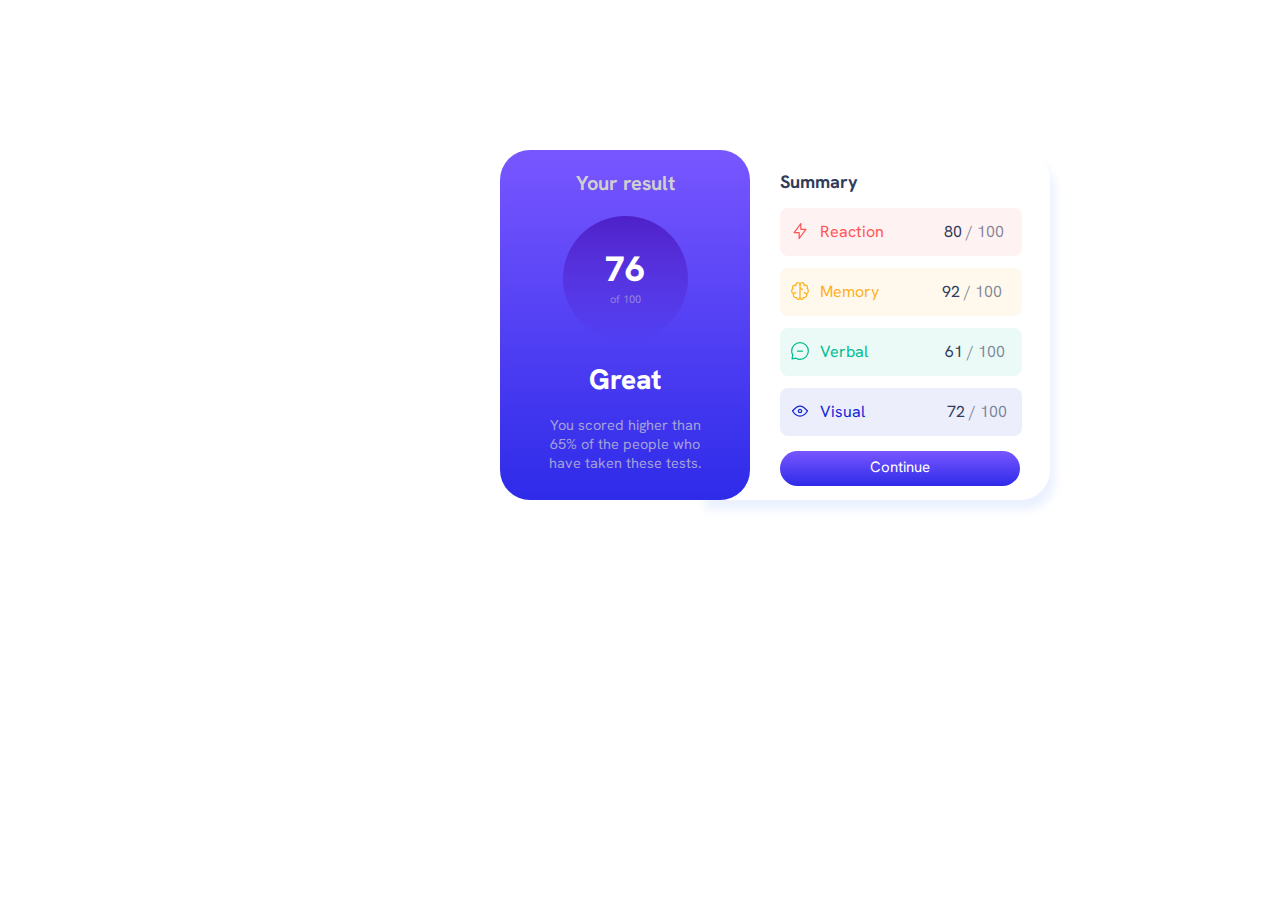
<file: index.html>
<!-- Results Summary Component challenge by: Front End Mentor -->
<!-- Noah Gauci -->
<!-- Started 23/10/2023 -->



<!DOCTYPE html>

<html lang="en">
  <head>   
    <meta charset="UTF-8">
    <meta name="viewport" content="wdith=device-width, initial-scale=1.0">
  
    <title>Results Summary Component</title>
    <link rel="stylesheet" href="resultsSummaryComponent.css">
  </head>

  <style>
    @import url('https://fonts.googleapis.com/css2?family=Hanken+Grotesk&display=swap');
  </style>

  <body>
    

    <div class="result-box">

      <h1>Your result</h1>

      <div class="result-circle">
        <h2>76</h2>
        <p>of 100</p>
      </div>

      <div class="result-text">   
        <p>Great</p>
        <p>You scored higher than 65% of the people who have taken these tests.</p>
      </div>

    </div>


    <div class="summary-box">
      <h3>Summary</h3>

      <div class="reaction">
        <div class="reaction-image"><svg xmlns="http://www.w3.org/2000/svg" width="20" height="20" fill="none" viewBox="0 0 20 20"><path stroke="#F55" stroke-linecap="round" stroke-linejoin="round" stroke-width="1.25" d="M10.833 8.333V2.5l-6.666 9.167h5V17.5l6.666-9.167h-5Z"/></svg></div>
        <p>Reaction</p>
        <p>80 <span>/ 100</span></p>
      </div>

      <div class="memory">
        <div class="memory-image"><svg xmlns="http://www.w3.org/2000/svg" width="20" height="20" fill="none" viewBox="0 0 20 20"><path stroke="#FFB21E" stroke-linecap="round" stroke-linejoin="round" stroke-width="1.25" d="M5.833 11.667a2.5 2.5 0 1 0 .834 4.858"/><path stroke="#FFB21E" stroke-linecap="round" stroke-linejoin="round" stroke-width="1.25" d="M3.553 13.004a3.333 3.333 0 0 1-.728-5.53m.025-.067a2.083 2.083 0 0 1 2.983-2.824m.199.054A2.083 2.083 0 1 1 10 3.75v12.917a1.667 1.667 0 0 1-3.333 0M10 5.833a2.5 2.5 0 0 0 2.5 2.5m1.667 3.334a2.5 2.5 0 1 1-.834 4.858"/><path stroke="#FFB21E" stroke-linecap="round" stroke-linejoin="round" stroke-width="1.25" d="M16.447 13.004a3.334 3.334 0 0 0 .728-5.53m-.025-.067a2.083 2.083 0 0 0-2.983-2.824M10 3.75a2.085 2.085 0 0 1 2.538-2.033 2.084 2.084 0 0 1 1.43 2.92m-.635 12.03a1.667 1.667 0 0 1-3.333 0"/></svg></div>
        <p>Memory</p>
        <p>92 <span>/ 100</span></p>
      </div>

      <div class="verbal">
        <div class="verbal-image"><svg xmlns="http://www.w3.org/2000/svg" width="20" height="20" fill="none" viewBox="0 0 20 20"><path stroke="#00BB8F" stroke-linecap="round" stroke-linejoin="round" stroke-width="1.25" d="M7.5 10h5M10 18.333A8.333 8.333 0 1 0 1.667 10c0 1.518.406 2.942 1.115 4.167l-.699 3.75 3.75-.699A8.295 8.295 0 0 0 10 18.333Z"/></svg></div>
        <p>Verbal</p>
        <p>61 <span>/ 100</span></p>
      </div>

      <div class="visual">
        <div class="visual-image"><svg xmlns="http://www.w3.org/2000/svg" width="20" height="20" fill="none" viewBox="0 0 20 20"><path stroke="#1125D6" stroke-linecap="round" stroke-linejoin="round" stroke-width="1.25" d="M10 11.667a1.667 1.667 0 1 0 0-3.334 1.667 1.667 0 0 0 0 3.334Z"/><path stroke="#1125D6" stroke-linecap="round" stroke-linejoin="round" stroke-width="1.25" d="M17.5 10c-1.574 2.492-4.402 5-7.5 5s-5.926-2.508-7.5-5C4.416 7.632 6.66 5 10 5s5.584 2.632 7.5 5Z"/></svg></div>
        <p>Visual</p>
        <p>72 <span>/ 100</span></p>
      </div>



      <div class="continue">
        <p>Continue</p>

      </div>


    </div>
      






  </body>

    



</html>

<!-- Code finished on 25/10/2023-->

<!-- Pages link can be found on README.md-->
</file>
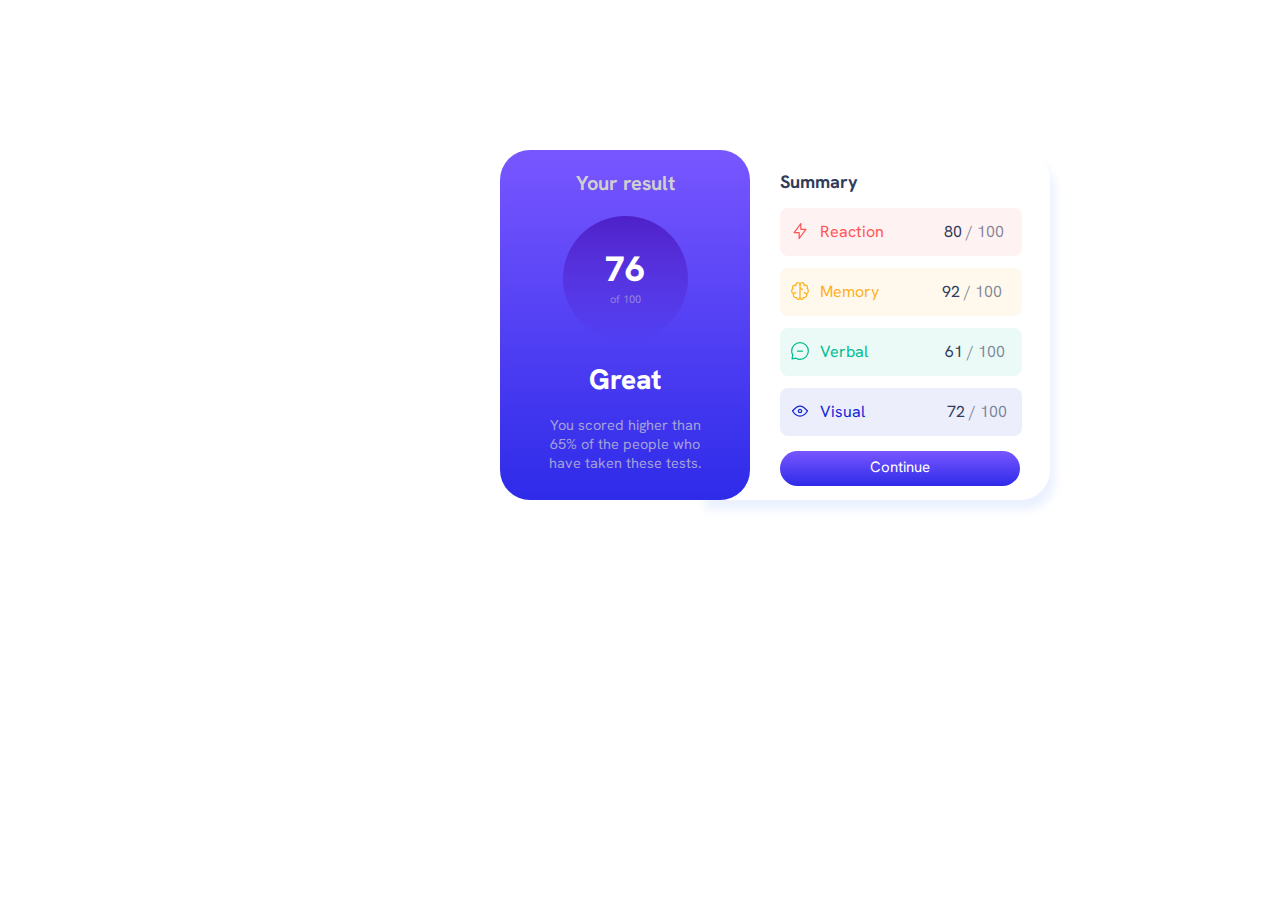
<file: resultsSummaryComponent.html>
<!-- Results Summary Component challenge by: Front End Mentor -->
<!-- Noah Gauci -->
<!-- Started 23/10/2023 -->



<!DOCTYPE html>

<html lang="en">
  <head>   
    <meta charset="UTF-8">
    <meta name="viewport" content="wdith=device-width, initial-scale=1.0">
  
    <title>Results Summary Component</title>
    <link rel="stylesheet" href="resultsSummaryComponent.css">
  </head>

  <style>
    @import url('https://fonts.googleapis.com/css2?family=Hanken+Grotesk&display=swap');
  </style>

  <body>
    

    <div class="result-box">

      <h1>Your result</h1>

      <div class="result-circle">
        <h2>76</h2>
        <p>of 100</p>
      </div>

      <div class="result-text">   
        <p>Great</p>
        <p>You scored higher than 65% of the people who have taken these tests.</p>
      </div>

    </div>


    <div class="summary-box">
      <h3>Summary</h3>

      <div class="reaction">
        <div class="reaction-image"><svg xmlns="http://www.w3.org/2000/svg" width="20" height="20" fill="none" viewBox="0 0 20 20"><path stroke="#F55" stroke-linecap="round" stroke-linejoin="round" stroke-width="1.25" d="M10.833 8.333V2.5l-6.666 9.167h5V17.5l6.666-9.167h-5Z"/></svg></div>
        <p>Reaction</p>
        <p>80 <span>/ 100</span></p>
      </div>

      <div class="memory">
        <div class="memory-image"><svg xmlns="http://www.w3.org/2000/svg" width="20" height="20" fill="none" viewBox="0 0 20 20"><path stroke="#FFB21E" stroke-linecap="round" stroke-linejoin="round" stroke-width="1.25" d="M5.833 11.667a2.5 2.5 0 1 0 .834 4.858"/><path stroke="#FFB21E" stroke-linecap="round" stroke-linejoin="round" stroke-width="1.25" d="M3.553 13.004a3.333 3.333 0 0 1-.728-5.53m.025-.067a2.083 2.083 0 0 1 2.983-2.824m.199.054A2.083 2.083 0 1 1 10 3.75v12.917a1.667 1.667 0 0 1-3.333 0M10 5.833a2.5 2.5 0 0 0 2.5 2.5m1.667 3.334a2.5 2.5 0 1 1-.834 4.858"/><path stroke="#FFB21E" stroke-linecap="round" stroke-linejoin="round" stroke-width="1.25" d="M16.447 13.004a3.334 3.334 0 0 0 .728-5.53m-.025-.067a2.083 2.083 0 0 0-2.983-2.824M10 3.75a2.085 2.085 0 0 1 2.538-2.033 2.084 2.084 0 0 1 1.43 2.92m-.635 12.03a1.667 1.667 0 0 1-3.333 0"/></svg></div>
        <p>Memory</p>
        <p>92 <span>/ 100</span></p>
      </div>

      <div class="verbal">
        <div class="verbal-image"><svg xmlns="http://www.w3.org/2000/svg" width="20" height="20" fill="none" viewBox="0 0 20 20"><path stroke="#00BB8F" stroke-linecap="round" stroke-linejoin="round" stroke-width="1.25" d="M7.5 10h5M10 18.333A8.333 8.333 0 1 0 1.667 10c0 1.518.406 2.942 1.115 4.167l-.699 3.75 3.75-.699A8.295 8.295 0 0 0 10 18.333Z"/></svg></div>
        <p>Verbal</p>
        <p>61 <span>/ 100</span></p>
      </div>

      <div class="visual">
        <div class="visual-image"><svg xmlns="http://www.w3.org/2000/svg" width="20" height="20" fill="none" viewBox="0 0 20 20"><path stroke="#1125D6" stroke-linecap="round" stroke-linejoin="round" stroke-width="1.25" d="M10 11.667a1.667 1.667 0 1 0 0-3.334 1.667 1.667 0 0 0 0 3.334Z"/><path stroke="#1125D6" stroke-linecap="round" stroke-linejoin="round" stroke-width="1.25" d="M17.5 10c-1.574 2.492-4.402 5-7.5 5s-5.926-2.508-7.5-5C4.416 7.632 6.66 5 10 5s5.584 2.632 7.5 5Z"/></svg></div>
        <p>Visual</p>
        <p>72 <span>/ 100</span></p>
      </div>



      <div class="continue">
        <p>Continue</p>

      </div>


    </div>
      






  </body>

    



</html>

<!-- Code finished on 25/10/2023-->
</file>
<file: resultsSummaryComponent.css>
* {
    box-sizing: border-box;
    margin: 0;
    padding: 0;
}

body {
    font-family: "Hanken Grotesk";
}


.result-box {
    background-image: linear-gradient(hsl(252, 100%, 67%), hsl(241, 81%, 54%));
    max-width: 1440px;
    width: 250px;
    height: 350px;
    border-radius: 30px;
    position: absolute;
    top: 150px;
    left: 500px;
}

h1 {
    font-size: 20px;
    color: #d0d0d0;
    text-align: center;
    padding-top: 20px;
    padding-bottom: 20px;
}

.result-circle {
    background-image: linear-gradient(hsla(256, 72%, 46%, 1), hsla(241, 72%, 46%, 0));
    border-radius: 50%;
    width: 125px;
    height: 125px;
    margin: auto;
}


.result-circle h2, .result-circle p {
    text-align: center;
}

.result-circle h2 {
    padding-top: 30px;
    font-size: 35px;
    font-weight: 800;
    color: white;
}

.result-circle p {
    font-size: 11px;
    color: #d0d0d0;
    opacity: 0.5;
}

.result-circle:hover {
    transform: scale(1.12);
}

.result-text {
    text-align: center;
}

.result-text p:first-of-type {
    font-size: 28px;
    color: white;
    padding-top: 20px;
    font-weight: 800;
}

.result-text p:last-of-type {
    font-size: 14.5px;
    color: #d0d0d0;
    opacity: 0.7;
    padding-left: 35px;
    padding-right: 35px;
    padding-top: 18px;
}

.summary-box {
    max-width: 1440px;
    width: 350px;
    height: 350px;
    box-shadow: 5px 10px 10px hsl(221, 100%, 96%);
    position: absolute;
    top: 150px;
    left: 700px;
    border-top-right-radius: 30px;
    border-bottom-right-radius: 30px;
    z-index: -1;
}

h3 {
    font-size: 18px;
    padding-top: 20px;
    color: hsl(224, 30%, 27%);  
    padding-left: 80px; 
}

.reaction {
    background-color: hsl(0, 100%, 67%, 0.08);
    margin-left: 80px;
    margin-right: 28px;
    border-radius: 8px;
    margin-top: 15px;
    display: flex;
    padding-top: 13px;
    padding-bottom: 10px;
    margin-bottom: -8px;
}

.reaction-image {
    padding-left: 10px;
}

.reaction p:first-of-type {
    padding-left: 10px;
    color: hsl(0, 100%, 67%);

}

.reaction p:last-of-type {
    padding-left: 60px;
    color: hsl(224, 30%, 27%);
}

.reaction p:last-of-type span {
    color: hsl(224, 30%, 27%, 0.6);
}

.memory {
    background-color: hsl(39, 100%, 56%, 0.08);
    margin-left: 80px;
    margin-right: 28px;
    border-radius: 8px;
    margin-top: 20px;
    display: flex;
    padding-top: 13px;
    padding-bottom: 10px;
    margin-bottom: -8px;
}

.memory-image {
    padding-left: 10px;
}

.memory p:first-of-type {
    padding-left: 10px;
    color: hsl(39, 100%, 56%);

}

.memory p:last-of-type {
    padding-left: 63px;
    color: hsl(224, 30%, 27%);
}

.memory p:last-of-type span {
    color: hsl(224, 30%, 27%, 0.6);
}

.verbal {
    background-color: hsl(166, 100%, 37%, 0.08);
    margin-left: 80px;
    margin-right: 28px;
    border-radius: 8px;
    margin-top: 20px;
    display: flex;
    padding-top: 13px;
    padding-bottom: 10px;
    margin-bottom: -8px;
}

.verbal-image {
    padding-left: 10px;
}

.verbal p:first-of-type {
    padding-left: 10px;
    color: hsl(166, 100%, 37%);

}

.verbal p:last-of-type {
    padding-left: 77px;
    color: hsl(224, 30%, 27%);
}

.verbal p:last-of-type span {
    color: hsl(224, 30%, 27%, 0.6);
}

.visual {
    background-color: hsl(234, 85%, 45%, 0.08);
    margin-left: 80px;
    margin-right: 28px;
    border-radius: 8px;
    margin-top: 20px;
    display: flex;
    padding-top: 13px;
    padding-bottom: 10px;
    margin-bottom: -8px;
}

.visual-image {
    padding-left: 10px;
}

.visual p:first-of-type {
    padding-left: 10px;
    color: hsl(234, 85%, 45%);

}

.visual p:last-of-type {
    padding-left: 82px;
    color: hsl(224, 30%, 27%);
}

.visual p:last-of-type span {
    color: hsl(224, 30%, 27%, 0.6);
}

.continue {
    margin-left: 80px;
    background-image: linear-gradient(hsl(252, 100%, 67%), hsl(241, 81%, 54%));
    width: 240px;
    text-align: center;
    height: 35px;
    margin-top: 22.5px;
    color: white;
    font-size: 15px;
    border-radius: 25px;
}

.continue p {
    padding-top: 6px;
}

.continue:hover {
    background-image: linear-gradient(hsl(252, 97%, 59%), hsl(241, 81%, 51%));
    font-size: 17px;
    cursor: pointer;

}

.continue p:hover {
    font-size: 17px;
}
</file>
